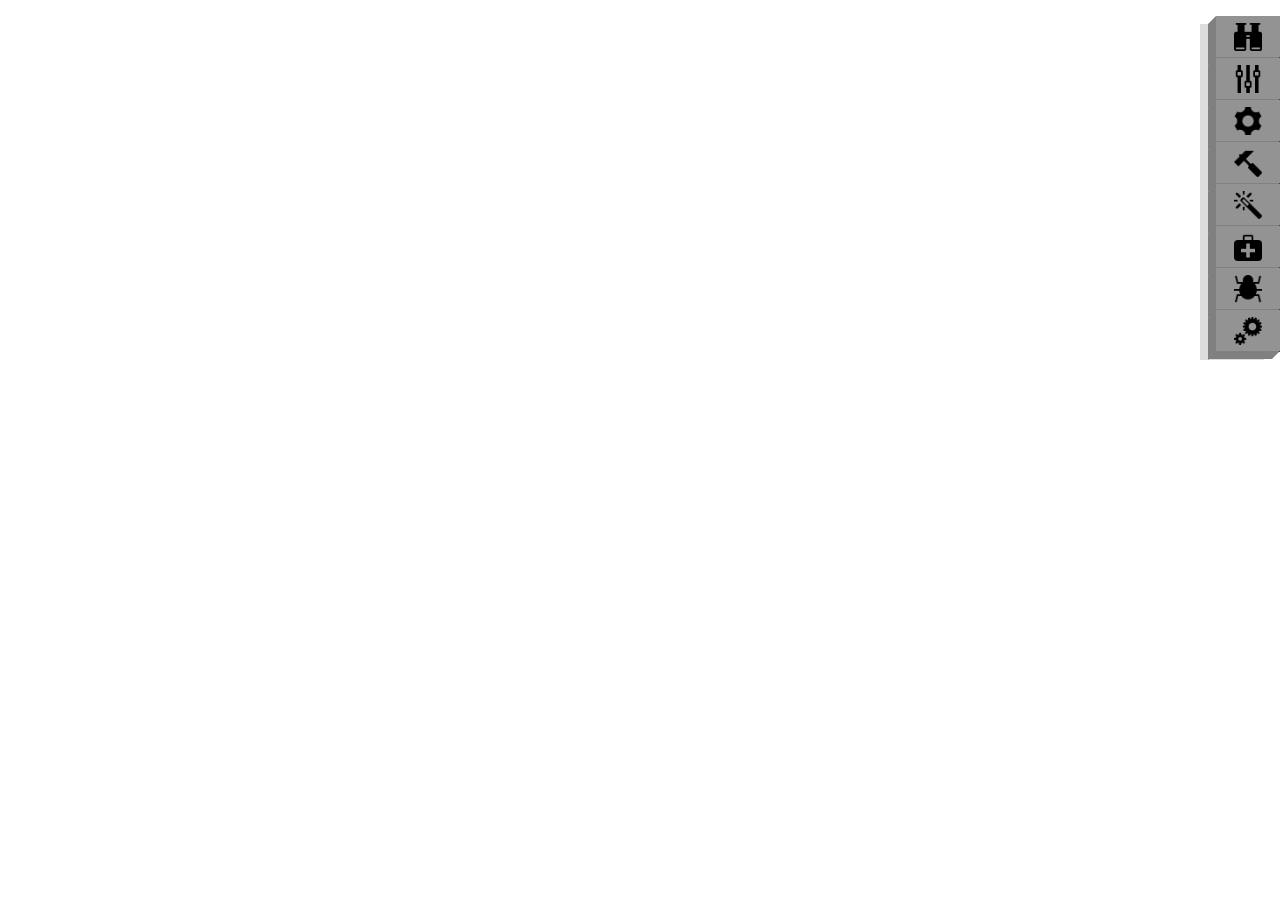
<file: 3d-navbar/index.html>
<!DOCTYPE html>
<html lang="en">
<head>
    <meta charset="UTF-8">
    <title>job-list-card</title>
    <meta name="viewport" content="width=device-width,minimum-scale=1,initial-scale=1">
    <link href="https://fonts.googleapis.com/css?family=Lato&display=swap" rel="stylesheet">
    <link rel="stylesheet" href="style.css">
</head>
<body>
<section>
    <ul>
        <li><a class="nav-element" href="#">
            <div class="img-container"><img src="images/1.png" alt=""></div>
        </a></li>
        <li><a class="nav-element" href="#">
            <div class="img-container"><img src="images/2.png" alt=""></div>
        </a></li>
        <li><a class="nav-element" href="#">
            <div class="img-container"><img src="images/3.png" alt=""></div>
        </a></li>
        <li><a class="nav-element" href="#">
            <div class="img-container"><img src="images/4.png" alt=""></div>
        </a></li>
        <li><a class="nav-element" href="#">
            <div class="img-container"><img src="images/5.png" alt=""></div>
        </a></li>
        <li><a class="nav-element" href="#">
            <div class="img-container"><img src="images/6.png" alt=""></div>
        </a></li>
        <li><a class="nav-element" href="#">
            <div class="img-container"><img src="images/7.png" alt=""></div>
        </a></li>
        <li><a class="nav-element" href="#">
            <div class="img-container"><img src="images/8.png" alt=""></div>
        </a></li>
    </ul>
</section>
</body>
</html>
</file>
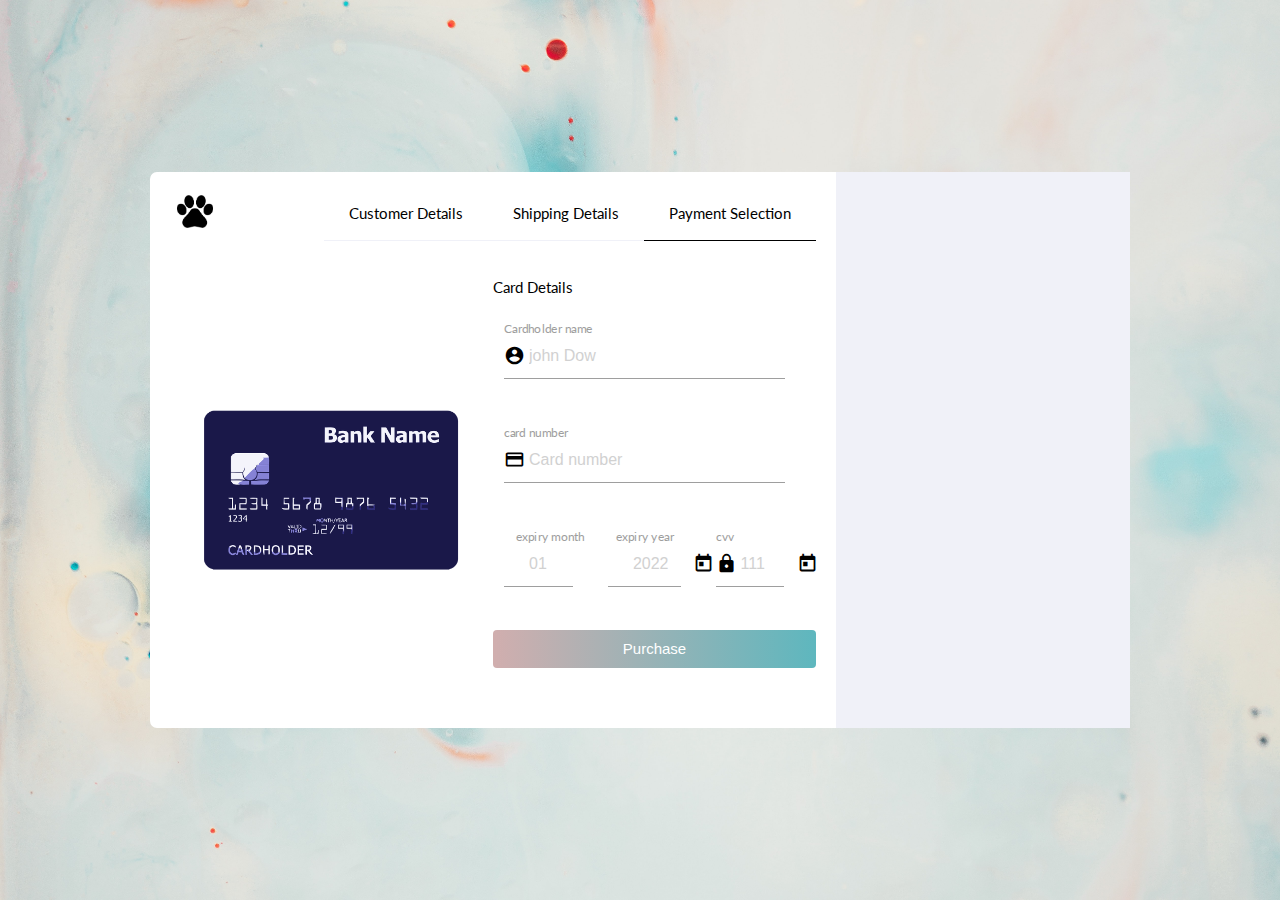
<file: credit-card/index.html>
<!DOCTYPE html>
<html lang="en">
  <head>
    <meta charset="UTF-8" />
    <title>job-list-card</title>
    <meta
      name="viewport"
      content="width=device-width,minimum-scale=1,initial-scale=1"
    />
    <link
      href="https://fonts.googleapis.com/icon?family=Material+Icons"
      rel="stylesheet"
    />
    <link
      rel="stylesheet"
      href="https://cdnjs.cloudflare.com/ajax/libs/materialize/1.0.0/css/materialize.min.css"
    />
    <link
      href="https://fonts.googleapis.com/css?family=Lato&display=swap"
      rel="stylesheet"
    />
    <link rel="stylesheet" href="../general/base.css" />
    <link rel="stylesheet" href="style.css" />
  </head>
  <body>
    <section class="flex-center body-wrapper">
      <section class="flex pane">
        <div class="flex flex-col pane-left">
          <div class="flex-center-space-between flex-col pane-header">
            <div class="navigation-wrapper flex-center-space-between">
              <div class="img-container brand">
                <img src="images/logo.jpg" alt="" />
              </div>
              <div class="flex-center tabs-wrapper">
                <ul class="flex-center">
                  <li><a href="#">Customer Details</a></li>
                  <li><a href="#">Shipping Details</a></li>
                  <li class="active-tab"><a href="#">Payment Selection</a></li>
                </ul>
              </div>
            </div>
            <div class="payment-body flex-center-space-between">
              <div class="img-container card-image">
                <img src="images/credit-card.png" alt="credit-card" />
              </div>
              <div class="card-details-wrapper flex flex-col">
                <div class="title">Card Details</div>
                <form action="#" class="payment-form">
                  <div class="row">
                    <form class="col s12">
                      <div class="row">
                        <div class="input-field col s12">
                          <i class="material-icons prefix">account_circle</i>
                          <input
                            placeholder="john Dow"
                            id="first_name"
                            type="text"
                            class="validate"
                          />
                          <label for="first_name">Cardholder name</label>
                        </div>
                      </div>
                      <div class="row">
                        <div class="input-field col s12">
                          <i class="material-icons prefix">credit_card</i>
                          <input
                            id="cardnumber"
                            type="text"
                            class="validate"
                            placeholder="Card number"
                          />
                          <label for="cardnumber">card number</label>
                        </div>
                      </div>
                      <div class="row expiry-date">
                        <div class="col s12">
                          <div class="input-field col s4">
                            <i class="material-icons prefix">calendar_today</i>
                            <input
                              id="cardnumber"
                              type="text"
                              class="validate"
                              placeholder="01"
                            />
                            <label for="cardnumber">expiry month</label>
                          </div>
                          <div class="input-field col s4">
                            <i class="material-icons prefix">calendar_today</i>
                            <input
                              id="cardnumber"
                              type="text"
                              class="validate"
                              placeholder="2022"
                            />
                            <label for="cardnumber">expiry year</label>
                          </div>
                          <div class="input-field col s4">
                            <i class="material-icons prefix">lock</i>
                            <input
                              id="cardnumber"
                              type="text"
                              class="validate"
                              placeholder="111"
                            />
                            <label for="cardnumber">cvv</label>
                          </div>
                        </div>
                      </div>
                      <div class="row">
                        <button type="submit" class="submit" id="submit">Purchase</button>
                      </div>
                    </form>
                  </div>
                </form>
              </div>
            </div>
          </div>
        </div>
        <div class="pane-right"></div>
      </section>
    </section>
    <script src="https://cdnjs.cloudflare.com/ajax/libs/materialize/1.0.0/js/materialize.min.js"></script>
  </body>
  <!-- Compiled and minified JavaScript -->
</html>
</file>
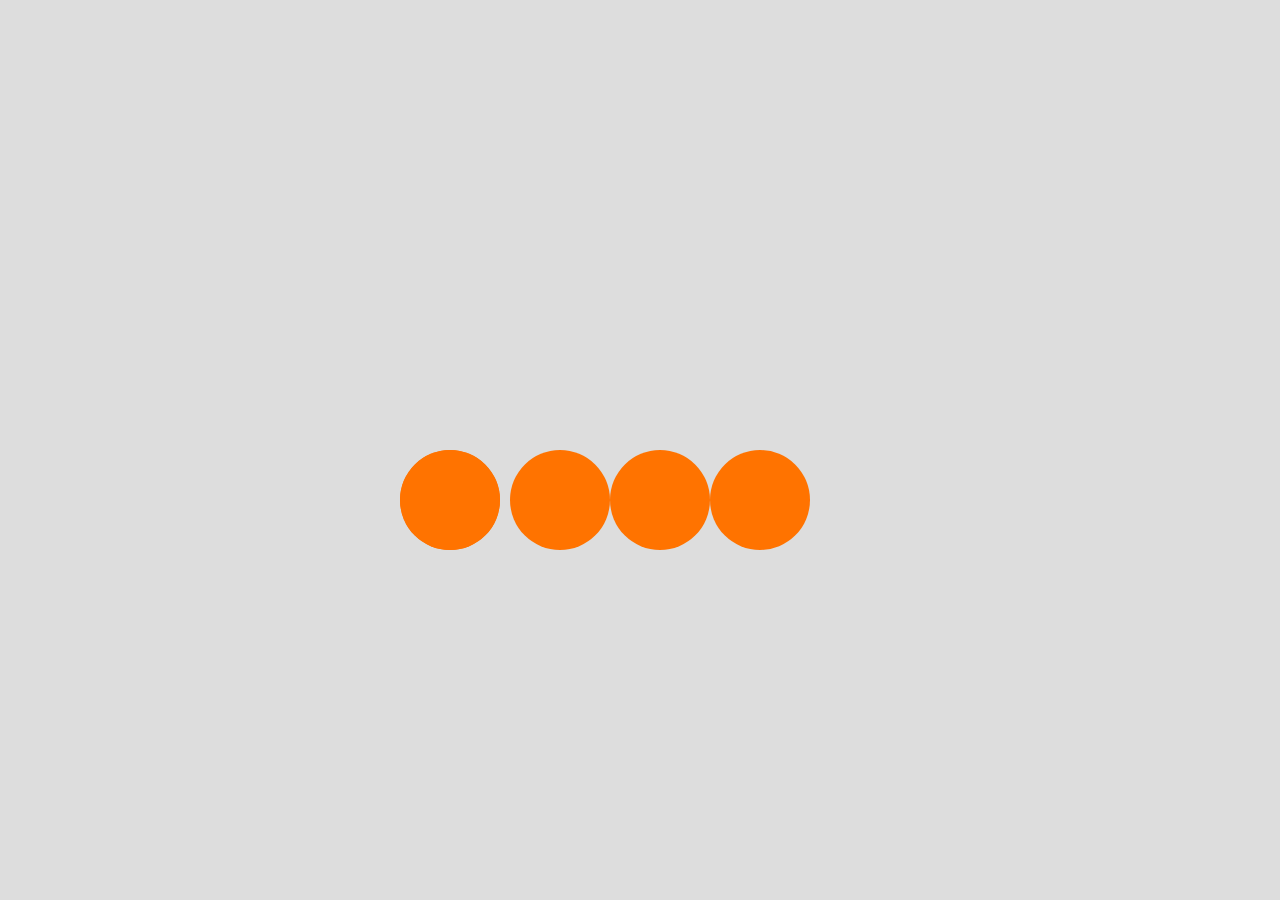
<file: loader-1/index.html>
<!DOCTYPE html>
<html lang="en">
<head>
    <meta charset="UTF-8">
    <title>job-list-card</title>
    <meta name="viewport" content="width=device-width,minimum-scale=1,initial-scale=1">
    <link href="https://fonts.googleapis.com/css?family=Lato&display=swap" rel="stylesheet">
    <link rel="stylesheet" href="style.css">
</head>
<body class="flex-center">
<section class="flex-center">
    <div class="the-5-dots">
        <div></div>
        <div></div>
        <div></div>
        <div></div>
        <div></div>
    </div>
</section>
</body>
</html>
</file>
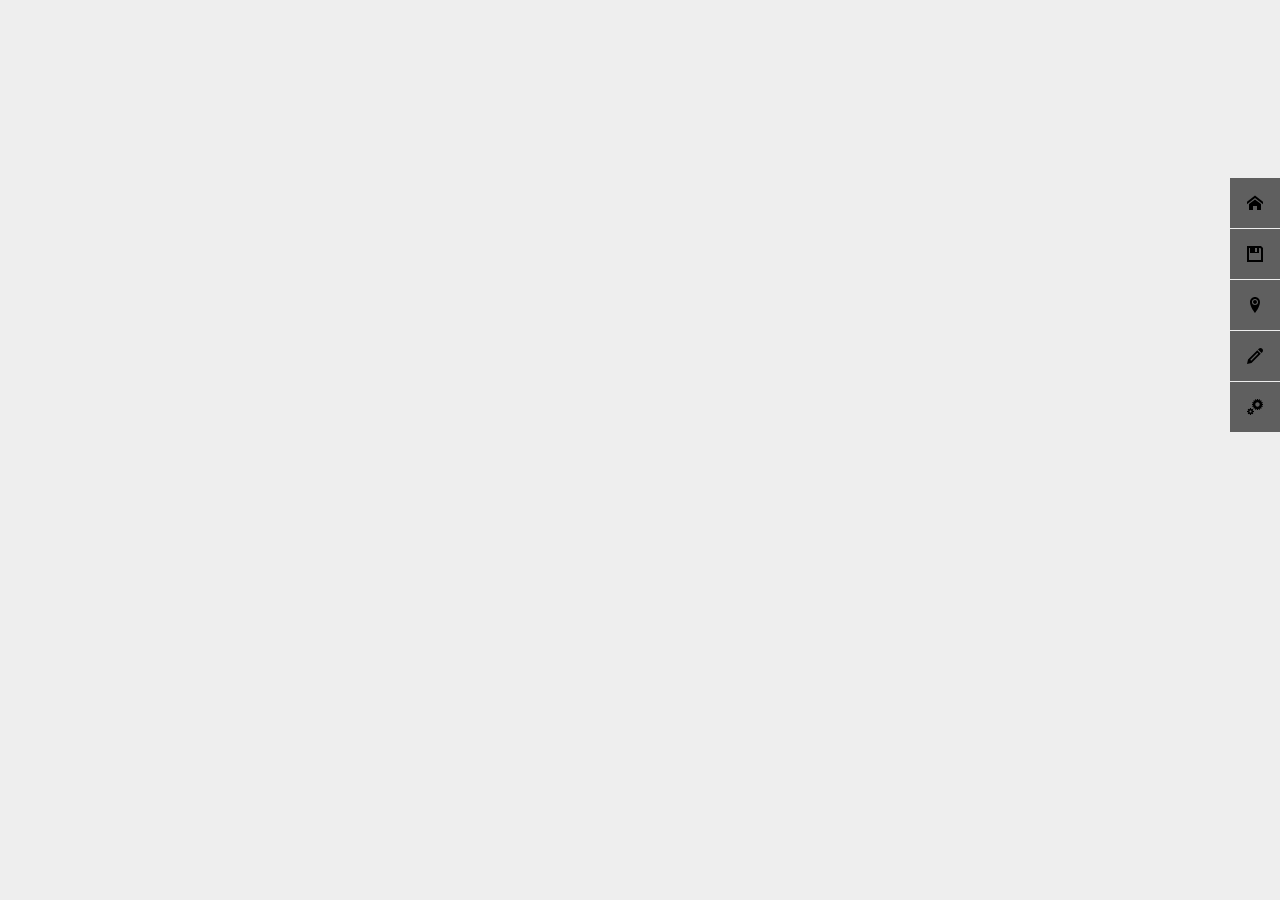
<file: sidebanner/index.html>
<!DOCTYPE html>
<html lang="en">
<head>
    <meta charset="UTF-8">
    <meta name="viewport" content="width=device-width,minimum-scale=1,initial-scale=1">
    <title>Side Banner</title>
    <link href="https://fonts.googleapis.com/css?family=Lato&display=swap" rel="stylesheet">
    <link rel="stylesheet" href="style.css">
</head>
<body>
<div class="side-banner-wrapper">
    <ul>
        <li>
            <a href="#">
                <img src="images/home.svg" alt="home">
                <span>Home</span>
            </a>
        </li>
        <li>
            <a href="#">
                <img src="images/save.svg" alt="Save">
                <span>Save</span>
            </a>
        </li>
        <li>
            <a href="#">
                <img src="images/location.svg" alt="Find us!">
                <span>Find us!</span>
            </a>
        </li>
        <li>
            <a href="#">
                <img src="images/pencil.svg" alt="edit">
                <span>edit</span>
            </a>
        </li>
        <li>
            <a href="#">
                <img src="images/settings.svg" alt="settings">
                <span>settings</span>
            </a>
        </li>
    </ul>
</div>
</body>
</html>
</file>
<file: 3d-navbar/style.css>
:root {
    --white-gray: #e3dcdc;
    --spanish-gray: #939393;
    --gray: #808080;
    --granite-gray: #676767;
    --orange: #fe5800;
    --filipine-orange: #ff7300;
    --navy-blue: #03017c;
    --dark-grey-color: rgba(0, 0, 0, .6);
}

* {
    box-sizing: border-box
}

html, body {
    background-color: #fff;
    font-family: 'Lato', sans-serif;
    margin: 0;
    padding: 0;
    color: white;
}

.flex {
    display: flex;
    align-items: center;
}

.flex-center {
    display: flex;
    align-items: center;
    justify-content: center;
}

.flex-col {
    flex-direction: column;
}

.flex-center-space-between {
    display: flex;
    align-items: center;
    justify-content: space-between;
}

section {
    display: flex;
    justify-content: flex-end;
}

ul {
    list-style: none;
    position: relative;
    padding-left: 0;
}

a.nav-element {
    position: relative;
    display: block;
    background: var(--spanish-gray);
    width: 64px;
    height: 42px;
    box-shadow: -16px 8px 0 #ddd;
    transition: all .3s ease-in-out;
}

a.nav-element:hover {
    background: var(--filipine-orange);
    box-shadow: -23px 18px 0 var(--spanish-gray);
    transform: translate(15px, -15px);
    transition: all .3s ease-in-out;
}

.nav-element:before, .nav-element:after {
    content: '';
    position: absolute;
    transition: all .3s ease-in-out;
    width: 8px;
}

a.nav-element:hover:before, a.nav-element:hover:after {
    transition: all .3s ease-in-out;
}

a.nav-element:before {
    height: 42px;
    background: grey;
    top: 4px;
    left: -8px;
    transform: skewY(-45deg);
}

a.nav-element:hover:before {
    width: 7px;
    background: var(--filipine-orange);
    top: 4px;
    left: -7px;
}

a.nav-element:after {
    height: 64px;
    background: grey;
    bottom: -35px;
    left: 24px;
    transform: rotate(90deg) skew(0, 45deg);
}
a.nav-element:hover:after{
    background: var(--filipine-orange);
}
.img-container {
    display: flex;
    align-items: center;
    justify-content: center;
    width: 100%;
    height: 100%;
    border-bottom: 1px solid black;
}

.img-container img {
    max-width: 28px;
}
</file>
<file: general/base.css>
:root {
  --white-gray: #f0f1f8;
  --whitee: #eee;
  --white-blue: #dadbe7;
  --middle-white-blue: #9497a7;
  --petrol-blue: #545871;
  --bricks: #ebd0ce;
  --pink-cream: #f1cfcd;
  --grey-cream: #e9dbda;
  --cream-white: #f7eceb;
  --hot-cream: #faeceb;
  --soft-blue: #5eb7be;
  --soft-cream: #d1aeae;
}

* {
  box-sizing: border-box;
}

html,
body {
  background-color: var(--white-gray);
  font-family: "Lato", sans-serif;
  margin: 0;
  padding: 0;
  color: white;
  height: 100%;
  min-height: 100vh;
}
a {
  text-decoration: none;
  color: inherit;
}

.flex {
  display: flex;
}

.items-center {
  align-items: center;
}

.flex-center {
  display: flex;
  align-items: center;
  justify-content: center;
}

.flex-col {
  flex-direction: column;
}

.flex-center-space-between {
  display: flex;
  align-items: center;
  justify-content: space-between;
}
</file>
<file: credit-card/style.css>
ul {
  padding-left: 0;
  margin-left: 0;
}

.body-wrapper {
  background: #dedede center center no-repeat url("images/background_wide.jpg");
  background-size: cover;
  width: 100%;
  height: 100%;
  min-height: 100vh;
}

.pane {
  width: 100%;
  max-width: 980px;
  border-radius: 7px;
  background-color: white;
  color: black;
}

.pane-left {
  width: 100%;
}

.pane-right {
  width: 100%;
  background-color: var(--white-gray);
}
.navigation-wrapper {
  width: 100%;
}
.img-container.brand {
  width: 50px;
  margin: 0 20px;
}
.img-container.card-image {
  padding: 0 30px;
  /* -webkit-box-shadow: 0px 0px 5px 0px rgba(0, 0, 0, 0.75);
  -moz-box-shadow: 0px 0px 5px 0px rgba(0, 0, 0, 0.75);
  box-shadow: 0px 0px 5px 0px rgba(0, 0, 0, 0.75); */
}

.img-container img {
  max-width: 100%;
  width: 100%;
}

.tabs-wrapper .active-tab {
  border-bottom: 1px solid black;
}
.tabs-wrapper {
  padding-right: 20px;
}
.tabs-wrapper ul li {
  list-style: none;
  padding: 15px 25px;
  border-bottom: 1px solid var(--white-gray);
}

@media (min-width: 1024px) {
  .pane-left {
    width: 70%;
  }

  .pane-right {
    width: 30%;
  }
}
.payment-body {
  padding: 20px;
}
.payment-body > div {
  width: 50%;
}
.title {
  margin-bottom: 20px;
}
.expiry-date .input-field:first-child {
  padding-left: 0;
}
.expiry-date .input-field:nth-child(2) {
  padding-left: 0.25rem;
  padding-right: 0.25rem;
}
.expiry-date .input-field:last-child {
  padding-right: 0;
}
form.payment-form .input-field .prefix ~ input {
  margin-left: 0;
  padding-left: 1.65rem;
}
form.payment-form .input-field .prefix {
  width: auto;
  font-size: 1.4rem;
  top: 0.8rem;
}
form.payment-form .input-field .prefix ~ label {
  margin-left: 0rem;
}
form.payment-form .input-field.col .prefix ~ label {
  width: auto;
}
form.payment-form .submit {
  border: 0;
  border-radius: 4px;
  color: white;
  width: 100%;
  padding: 10px;
  background-image: linear-gradient(90deg, var(--soft-cream), var(--soft-blue));
}
</file>
<file: loader-1/style.css>
:root {
    --white-gray: #e3dcdc;
    --spanish-gray: #939393;
    --gray: #808080;
    --granite-gray: #676767;
    --orange: #fe5800;
    --filipine-orange: #ff7300;
    --navy-blue: #03017c;
    --dark-grey-color: rgba(0, 0, 0, .6);
}

* {
    box-sizing: border-box
}

html, body {
    background-color: #ddd;
    font-family: 'Lato', sans-serif;
    margin: 0;
    padding: 0;
    color: white;
    width: 100vw;
    height: 100vh;
}


.flex {
    display: flex;
    align-items: center;
}

.flex-center {
    display: flex;
    align-items: center;
    justify-content: center;
}

.flex-col {
    flex-direction: column;
}

.flex-center-space-between {
    display: flex;
    align-items: center;
    justify-content: space-between;
}

/*loader*/

.the-5-dots {
    position: relative;
    width: 500px;
    max-width: 500px;
}

.the-5-dots div {
    position: absolute;
    width: 100px;
    height: 100px;
    border-radius: 50%;
    background: var(--filipine-orange);
    animation-timing-function: ease-in-out;
}

.the-5-dots div:nth-child(1) {
    left: 10px;
    animation: the-5-dots1 0.75s infinite;
}

.the-5-dots div:nth-child(2) {
    left: 10px;
    animation: the-5-dots2 0.75s infinite;
}

.the-5-dots div:nth-child(3) {
    left: 120px;
    animation: the-5-dots2 0.75s infinite;
}

.the-5-dots div:nth-child(4) {
    left: 220px;
    animation: the-5-dots3 0.75s infinite;
}

.the-5-dots div:nth-child(5) {
    left: 320px;
    animation: the-5-dots4 0.75s infinite;
}

@keyframes the-5-dots1 {
    0% {
        transform: scale(0);
    }
    100% {
        transform: scale(1);
    }
}

@keyframes the-5-dots3 {
    0% {
        transform: scale(1);
    }
    100% {
        transform: scale(0);
    }
}


@keyframes the-5-dots2 {
    0% {
        transform: translate(0, 0);
    }
    100% {
        transform: translate(120px, 0);
    }
}

@keyframes the-5-dots4 {
    0% {
        transform: scale(1);
    }
    100% {
        transform: scale(0);
    }
}
</file>
<file: sidebanner/style.css>
:root {
    --red-orange-color: #FF5C28;
    --dark-grey-color: rgba(0,0,0,.6);
}

html {
    background-color: #eee;
    font-family: 'Lato', sans-serif;
}

ul {
    list-style: none;
}

.side-banner-wrapper {
    display: flex;
    flex-direction: column;
    align-items: center;
    justify-content: center;
    position: fixed;
    right: 0;
    top: 18%;
    z-index: 200;
}

ul li a {
    display: flex;
    align-items: center;
    justify-content: center;
    width: 50px;
    height: 50px;
    background-color: var(--dark-grey-color);
    color: white;
    font-size: 23px;
    margin-bottom: 1px;
}

.side-banner-wrapper ul li {
    position: relative;
    z-index: 200;
}

.side-banner-wrapper ul li a span {
    opacity: 0;
    position: absolute;
    right: -270px;
}

.side-banner-wrapper ul li:hover a {
    background-color: orangered;
}

.side-banner-wrapper ul li:hover a span {
    display: block;
    position: absolute;
    background: var(--red-orange-color);
    text-transform: uppercase;
    border-radius: 3px;
    line-height: 24px;
    margin-top: -16px;
    padding: 4px 8px;
    transition: opacity .10s, right .4s;
    white-space: nowrap;
    top: 50%;
    right: 120%;
    font-size: 12px;
    z-index: -1;
    opacity: 1;
}

.side-banner-wrapper ul li:hover a span:before {
    content: "";
    display: block;
    height: 8px;
    width: 8px;
    right: -4px;
    margin-top: -4px;
    position: absolute;
    top: 50%;
    transform: rotate(45deg);
    background: var(--red-orange-color);
}
</file>
